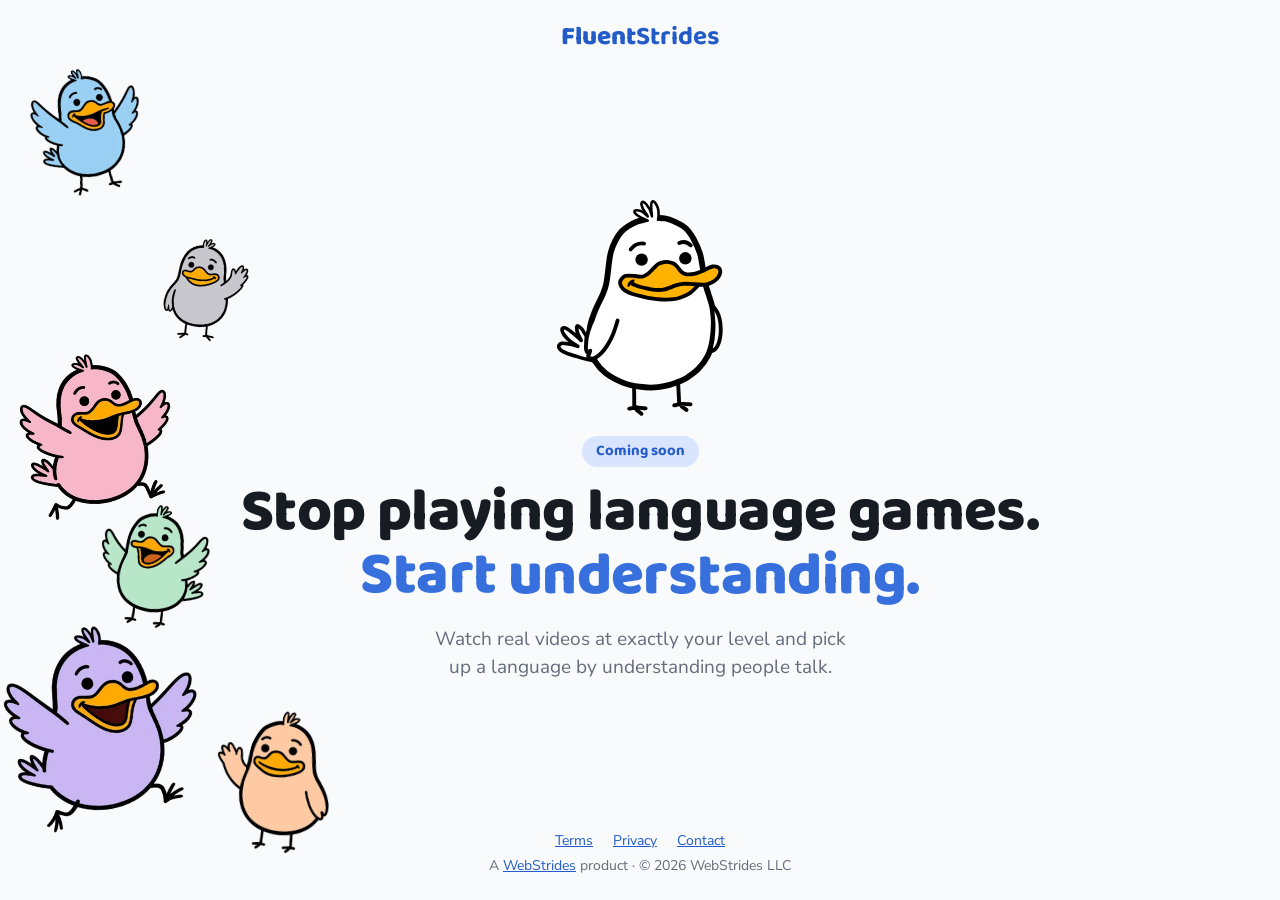
<file: index.html>
<!doctype html>
<html lang="en">
<head>
  <meta charset="utf-8">
  <meta name="viewport" content="width=device-width, initial-scale=1">
  <title>FluentStrides: learn a language by watching real videos</title>
  <meta name="description" content="Stop playing language games. Watch real videos at exactly your level and pick up a language by understanding people talk. Coming soon.">
  <meta name="theme-color" content="#F8FAFC" media="(prefers-color-scheme: light)">
  <meta name="theme-color" content="#0F1117" media="(prefers-color-scheme: dark)">
  <link rel="canonical" href="https://fluentstrides.com/">
  <!-- Link previews (iMessage, Slack, LinkedIn, email) -->
  <meta property="og:type" content="website">
  <meta property="og:url" content="https://fluentstrides.com/">
  <meta property="og:site_name" content="FluentStrides">
  <meta property="og:title" content="FluentStrides: coming soon">
  <meta property="og:description" content="Stop playing language games. Start understanding.">
  <meta property="og:image" content="https://fluentstrides.com/assets/og.png">
  <meta property="og:image:width" content="1200">
  <meta property="og:image:height" content="630">
  <meta property="og:image:alt" content="Flo the duck beside the FluentStrides wordmark.">
  <meta name="twitter:card" content="summary_large_image">
  <link rel="icon" href="favicon.svg" type="image/svg+xml">
  <link rel="icon" href="favicon-32.png" type="image/png" sizes="32x32">
  <link rel="apple-touch-icon" href="apple-touch-icon.png">
  <!-- Fonts are served from this site, so visits make no third-party requests. -->
  <link rel="preload" href="fonts/baloo2-latin.woff2" as="font" type="font/woff2" crossorigin>
  <link rel="preload" href="fonts/nunito-sans-latin.woff2" as="font" type="font/woff2" crossorigin>
  <script src="vendor/motion.js" defer></script>
  <script>
    // Hide what Motion brings in only when JS runs, so the page is complete without it.
    // (Reduce Motion gets a fade-only intro.) If Motion never runs, show everything.
    document.documentElement.classList.add('intro');
    setTimeout(() => { if (!window.__introPlayed) document.documentElement.classList.remove('intro'); }, 3000);
  </script>
  <style>
    /* Baloo 2 and Nunito Sans (SIL OFL 1.1, fonts/OFL-*.txt), Latin subset, copied from the app. */
    @font-face {
      font-family: 'Baloo 2';
      font-style: normal;
      font-weight: 700 800;
      font-display: swap;
      src: url(fonts/baloo2-latin.woff2) format('woff2');
    }
    @font-face {
      font-family: 'Nunito Sans';
      font-style: normal;
      font-weight: 400 700;
      font-display: swap;
      src: url(fonts/nunito-sans-latin.woff2) format('woff2');
    }

    /* Values copied from the app's built theme (packages/tokens/dist/theme.css). */
    :root {
      --bg: #F8FAFC;
      --text: #171B22;
      --muted: #656C7B;
      --primary: #376FDD;
      --ink: #235BC9;
      --soft: #D9E5FF;
      --border: #E2E6EE;
      --heading: 'Baloo 2', system-ui, sans-serif;
      color-scheme: light dark;
    }
    @media (prefers-color-scheme: dark) {
      :root {
        --bg: #0F1117;
        --text: #F8FAFC;
        --muted: #A4ABBA;
        --primary: #628CDF;
        --ink: #82ABFF;
        --soft: rgba(81, 137, 250, 0.2);
        --border: #2A2F3A;
      }
    }

    * { box-sizing: border-box; }
    html, body { margin: 0; }
    /* No rubber-band bounce: the page fits one screen, so dragging it shouldn't slide anything. */
    html { overscroll-behavior: none; }
    body {
      position: relative;
      min-height: 100svh;
      display: flex;
      flex-direction: column;
      background: var(--bg);
      color: var(--text);
      font-family: 'Nunito Sans', system-ui, -apple-system, 'Segoe UI', sans-serif;
      font-size: 17px;
      line-height: 1.5;
      -webkit-font-smoothing: antialiased;
    }
    a { color: var(--ink); }
    a:focus-visible { outline: 2px solid var(--primary); outline-offset: 3px; border-radius: 4px; }

    .wordmark {
      font-family: var(--heading);
      font-size: 26px;
      font-weight: 700;
      line-height: 1;
      color: var(--ink);
      text-decoration: none;
    }
    .wordmark b { font-weight: 800; }

    header { padding: 24px; display: flex; justify-content: center; }

    main {
      flex: 1;
      display: flex;
      flex-direction: column;
      align-items: center;
      justify-content: center;
      padding: 0 24px;
      text-align: center;
    }
    .flo { width: auto; height: clamp(120px, 24svh, 220px); margin-bottom: 20px; }
    .soon {
      margin: 0 0 14px;
      padding: 4px 14px;
      border-radius: 999px;
      background: var(--soft);
      color: var(--ink);
      font-family: var(--heading);
      font-size: 15px;
      font-weight: 700;
    }
    h1 {
      margin: 0;
      font-family: var(--heading);
      font-size: clamp(34px, 5.4vw, 60px);
      font-weight: 800;
      line-height: 1.05;
      letter-spacing: -0.01em;
      text-wrap: balance;
    }
    h1 .line { display: block; }
    h1 .line + .line { color: var(--primary); }
    h1 .w { display: inline-block; }
    .lead {
      max-width: 34em;
      margin: 16px 0 0;
      color: var(--muted);
      font-size: clamp(16px, 1.6vw, 19px);
      text-wrap: balance;
    }

    /* The cheering crowd: one layer behind the page, each duck placed by its own
       --x/--y/--h (desktop) and --mx/--my|--mb/--mw (phones), tilted by --r, mirrored by .flip.
       Absolute, not fixed, so it moves with the text: on iPhone a fixed layer stays put while
       Safari bounces the page and resizes as its toolbar collapses, sliding ducks over the words. */
    header, main, footer { position: relative; z-index: 1; }
    .crowd { position: absolute; inset: 0; z-index: 0; pointer-events: none; overflow: hidden; }
    .duck {
      position: absolute;
      left: var(--x);
      top: var(--y);
      height: var(--h);
      width: auto;
      rotate: var(--r, 0deg);
      translate: calc(var(--px, 0) * var(--z, 1) * 1px) calc(var(--py, 0) * var(--z, 1) * 1px);
    }
    .duck.flip { scale: -1 1; }
    /* Short laptop screens: the two front-centre ducks duck down out of the text's way. */
    @media (min-width: 701px) and (max-height: 800px) { .duck.low { top: 85%; height: 9vh; } }
    @media (max-width: 700px) {
      /* Leave the footer's two lines clear: the ducks' positions measure from the crowd's box. */
      .crowd { bottom: 34px; }
      /* Sized by width and placed by their centre (--mx), so the mirrored pairs stay
         symmetric on every phone; margin because Motion owns transform. */
      .duck {
        left: var(--mx);
        top: var(--my, auto);
        bottom: var(--mb, auto);
        width: var(--mw);
        height: auto;
        margin-left: calc(var(--mw) / -2);
      }
      .duck:not([style*="--mx"]) { display: none; }
      /* Keep the bottom row's height (the 24vw ducks, plus a gap) free below the text, so the
         text centres above the ducks instead of running into them on any phone. */
      main { padding-bottom: calc(25vw + 8px); }
    }
    /* Short phones: the ducks shrink (bottoms stay put), and so does the room kept for them. */
    @media (max-width: 700px) and (max-height: 700px) {
      .duck { width: calc(var(--mw) * 0.8); margin-left: calc(var(--mw) * -0.4); }
      main { padding-bottom: calc(20vw + 8px); }
    }

    footer {
      padding: 24px;
      color: var(--muted);
      font-size: 14px;
      text-align: center;
    }
    footer nav { margin-bottom: 4px; }
    footer nav a { margin: 0 8px; }

    /* Starting state for the intro (the head script sets .intro; Motion takes over from here). */
    .intro .flo, .intro .soon, .intro h1 .w, .intro .lead, .intro .duck, .intro header, .intro footer { opacity: 0; }
    .flo.tappable { cursor: pointer; -webkit-tap-highlight-color: transparent; }

    /* Short screens (small phones, landscape): shrink Flo so it all still fits one screen. */
    @media (max-height: 700px) {
      .flo { height: clamp(80px, 18svh, 140px); margin-bottom: 12px; }
      header { padding: 16px 24px; }
      footer { padding: 16px 24px; }
      .lead { margin-top: 12px; }
    }
    @media (max-height: 480px) {
      .flo, .soon, .crowd { display: none; }
      h1 { font-size: 30px; }
    }
  </style>
</head>
<body>
  <div class="crowd" aria-hidden="true">
    <img class="duck" src="crowd/flo-1-sky.webp" alt="" style="--x:3%;--y:9%;--h:13vh;--r:-8deg;--b:1.3s;--mx:10%;--my:8%;--mw:15vw">
    <img class="duck flip" src="crowd/flo-5-dove.webp" alt="" style="--x:13%;--y:27%;--h:11vh;--r:5deg;--b:1.6s">
    <img class="duck" src="crowd/flo-3-pink.webp" alt="" style="--x:2%;--y:41%;--h:17vh;--r:-4deg;--b:1.2s">
    <img class="duck flip" src="crowd/flo-2-mint.webp" alt="" style="--x:8%;--y:57%;--h:13vh;--r:6deg;--b:1.5s">
    <img class="duck" src="crowd/flo-4-lilac.webp" alt="" style="--x:1%;--y:72%;--h:21vh;--r:-3deg;--b:1.35s;--mx:8%;--mb:44px;--mw:24vw">
    <img class="duck flip" src="crowd/flo-6-peach.webp" alt="" style="--x:17%;--y:80%;--h:15vh;--r:4deg;--b:1.7s;--mx:29%;--mb:54px;--mw:19vw">

    <img class="duck flip" src="crowd/flo-1-mint.webp" alt="" style="--x:87%;--y:8%;--h:13vh;--r:8deg;--b:1.45s;--mx:90%;--my:8%;--mw:15vw">
    <img class="duck" src="crowd/flo-6-dove.webp" alt="" style="--x:79%;--y:26%;--h:11vh;--r:-5deg;--b:1.25s">
    <img class="duck flip" src="crowd/flo-3-sky.webp" alt="" style="--x:86%;--y:40%;--h:17vh;--r:4deg;--b:1.55s">
    <img class="duck" src="crowd/flo-2-cream.webp" alt="" style="--x:85%;--y:57%;--h:13vh;--r:-6deg;--b:1.3s">
    <img class="duck flip" src="crowd/flo-4-pink.webp" alt="" style="--x:85%;--y:71%;--h:21vh;--r:3deg;--b:1.6s;--mx:92%;--mb:44px;--mw:24vw">
    <img class="duck" src="crowd/flo-5-sage.webp" alt="" style="--x:71%;--y:81%;--h:14vh;--r:-4deg;--b:1.4s;--mx:71%;--mb:54px;--mw:19vw">

    <img class="duck low" src="crowd/flo-3-cream.webp" alt="" style="--x:31%;--y:81%;--h:11vh;--r:-5deg;--b:1.5s;--mx:50%;--mb:62px;--mw:17vw">
    <img class="duck flip low" src="crowd/flo-1-lilac.webp" alt="" style="--x:64%;--y:81%;--h:11vh;--r:5deg;--b:1.25s">
  </div>

  <header>
    <a class="wordmark" href="/" aria-label="FluentStrides home"><b>Fluent</b>Strides</a>
  </header>

  <main>
    <img class="flo" src="flo.svg" alt="Flo, the FluentStrides duck" width="476" height="621">
    <p class="soon">Coming soon</p>
    <h1><span class="line"><span class="w">Stop</span> <span class="w">playing</span> <span class="w">language</span> <span class="w">games.</span></span> <span class="line"><span class="w">Start</span> <span class="w">understanding.</span></span></h1>
    <p class="lead">Watch real videos at exactly your level and pick up a language by understanding people talk.</p>
  </main>

  <footer>
    <nav aria-label="Legal">
      <a href="terms/">Terms</a>
      <a href="privacy/">Privacy</a>
      <a href="contact/">Contact</a>
    </nav>
    A <a href="https://webstrides.com">WebStrides</a> product &middot; &copy; 2026 WebStrides LLC
  </footer>

  <script type="module">
    // vendor/motion.js is Motion 12.43.0's standalone build (MIT, vendor/MOTION-LICENSE.md);
    // it's deferred, so it has run before this module does.
    const { animate, stagger } = window.Motion ?? {};
    const root = document.documentElement;

    if (animate && root.classList.contains('intro')) {
      window.__introPlayed = true;
      // Reduce Motion still gets the intro, as plain fades: nothing moves, scales, blurs or loops.
      const reduce = matchMedia('(prefers-reduced-motion: reduce)').matches;
      const flo = document.querySelector('.flo');
      const words = document.querySelectorAll('h1 .w');
      const ducks = [...document.querySelectorAll('.duck')].filter((d) => d.offsetWidth);
      const spring = { type: 'spring', stiffness: 260, damping: 18 };
      const fade = { duration: 0.6, ease: 'easeOut' };

      // Flo lands first, with a little squash; then the words rise in reading order.
      animate('header', { opacity: [0, 1] }, { duration: 0.6 });
      if (reduce) {
        animate(flo, { opacity: [0, 1] }, { ...fade, delay: 0.1 });
        animate('.soon', { opacity: [0, 1] }, { ...fade, delay: 0.3 });
        animate(words, { opacity: [0, 1] }, { ...fade, delay: stagger(0.06, { startDelay: 0.4 }) });
        animate('.lead', { opacity: [0, 1] }, { ...fade, delay: 0.85 });
      } else {
        animate(flo, { opacity: [0, 1], y: [40, 0], scale: [0.85, 1] }, { ...spring, delay: 0.1 });
        animate('.soon', { opacity: [0, 1], y: [10, 0], scale: [0.9, 1] }, { ...spring, delay: 0.35 });
        animate(words, { opacity: [0, 1], y: ['0.5em', 0], filter: ['blur(6px)', 'blur(0px)'] },
          { duration: 0.55, delay: stagger(0.06, { startDelay: 0.42 }), ease: [0.2, 0, 0, 1] });
        animate('.lead', { opacity: [0, 1], y: [12, 0] }, { duration: 0.6, delay: 0.85, ease: [0.2, 0, 0, 1] });
      }
      animate('footer', { opacity: [0, 1] }, { duration: 0.6, delay: 1.1 });

      // The crowd pops up from the centre outwards, then each duck bobs on its own beat.
      const cx = innerWidth / 2, cy = innerHeight / 2;
      const far = Math.hypot(cx, cy);
      for (const duck of ducks) {
        const r = duck.getBoundingClientRect();
        const dist = Math.hypot(r.left + r.width / 2 - cx, r.top + r.height / 2 - cy) / far;
        if (reduce) {
          animate(duck, { opacity: [0, 1] }, { duration: 0.8, ease: 'easeOut', delay: 0.55 + dist * 0.5 });
          continue;
        }
        // Bigger ducks are nearer, so they move further with the pointer.
        duck.style.setProperty('--z', (r.height / (innerHeight * 0.14)).toFixed(2));
        const bob = parseFloat(getComputedStyle(duck).getPropertyValue('--b')) || 1.4;
        animate(duck, { opacity: [0, 1], y: ['40%', '0%'], scale: [0.6, 1] },
          { type: 'spring', stiffness: 300, damping: 16, delay: 0.55 + dist * 0.5 })
          .then(() => animate(duck, { y: ['0%', '-7%'] },
            { duration: bob, ease: 'easeInOut', repeat: Infinity, repeatType: 'reverse' }));
      }

      // The crowd leans gently toward the pointer (mouse and trackpad only).
      if (!reduce && matchMedia('(pointer: fine)').matches) {
        const crowd = document.querySelector('.crowd');
        addEventListener('pointermove', (e) => {
          animate(crowd, {
            '--px': ((e.clientX / innerWidth) - 0.5) * -16,
            '--py': ((e.clientY / innerHeight) - 0.5) * -10,
          }, { type: 'spring', stiffness: 60, damping: 18 });
        }, { passive: true });
      }

      // Tap Flo: he hops, and the crowd cheers back in a ripple out from him.
      // With Reduce Motion it's a small pulse instead, since the visitor asked for it.
      flo.classList.add('tappable');
      flo.addEventListener('click', () => {
        if (reduce) animate(flo, { scale: [1, 1.05, 1] }, { duration: 0.4, ease: 'easeOut' });
        else animate(flo, { y: [0, -28, 0], rotate: [0, -6, 6, 0], scale: [1, 1.04, 1] }, { duration: 0.6, ease: 'easeOut' });
        const f = flo.getBoundingClientRect();
        for (const duck of ducks) {
          const r = duck.getBoundingClientRect();
          const dist = Math.hypot(r.left - f.left, r.top - f.top) / far;
          animate(duck, { scale: [1, reduce ? 1.06 : 1.18, 1] }, { duration: 0.45, delay: 0.15 + dist * 0.35, ease: 'easeOut' });
        }
      });
    }
  </script>
</body>
</html>
</file>
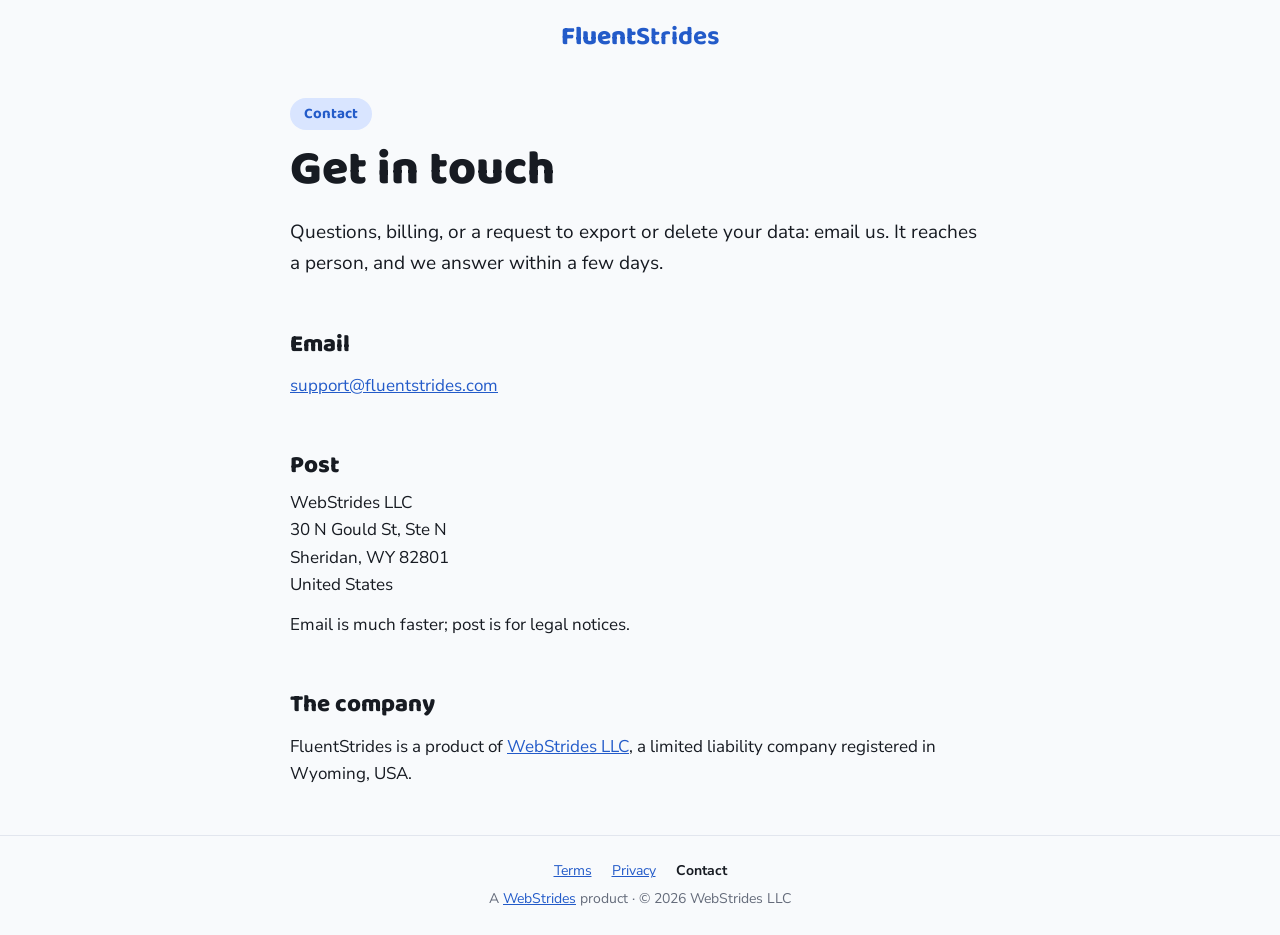
<file: contact/index.html>
<!doctype html>
<html lang="en">
<head>
  <meta charset="utf-8">
  <meta name="viewport" content="width=device-width, initial-scale=1">
  <title>Contact · FluentStrides</title>
  <meta name="description" content="How to reach the people behind FluentStrides.">
  <link rel="canonical" href="https://fluentstrides.com/contact/">
  <meta name="theme-color" content="#F8FAFC" media="(prefers-color-scheme: light)">
  <meta name="theme-color" content="#0F1117" media="(prefers-color-scheme: dark)">
  <link rel="icon" href="/favicon.svg" type="image/svg+xml">
  <link rel="icon" href="/favicon-32.png" type="image/png" sizes="32x32">
  <link rel="apple-touch-icon" href="/apple-touch-icon.png">
  <link rel="preload" href="/fonts/baloo2-latin.woff2" as="font" type="font/woff2" crossorigin>
  <link rel="stylesheet" href="/legal.css">
</head>
<body>
  <header>
    <a class="wordmark" href="/" aria-label="FluentStrides home"><b>Fluent</b>Strides</a>
  </header>

  <main>
    <p class="eyebrow">Contact</p>
    <h1>Get in touch</h1>
    <p class="lead">Questions, billing, or a request to export or delete your data: email us. It
      reaches a person, and we answer within a few days.</p>

    <h2>Email</h2>
    <p><a href="mailto:support@fluentstrides.com">support@fluentstrides.com</a></p>

    <h2>Post</h2>
    <address>
      WebStrides LLC<br>
      30 N Gould St, Ste N<br>
      Sheridan, WY 82801<br>
      United States
    </address>
    <p>Email is much faster; post is for legal notices.</p>

    <h2>The company</h2>
    <p>FluentStrides is a product of <a href="https://webstrides.com">WebStrides LLC</a>, a limited liability
      company registered in Wyoming, USA.</p>
  </main>

  <footer>
    <nav aria-label="Legal">
      <a href="/terms/">Terms</a>
      <a href="/privacy/">Privacy</a>
      <a href="/contact/" aria-current="page">Contact</a>
    </nav>
    A <a href="https://webstrides.com">WebStrides</a> product &middot; &copy; 2026 WebStrides LLC
  </footer>
</body>
</html>
</file>
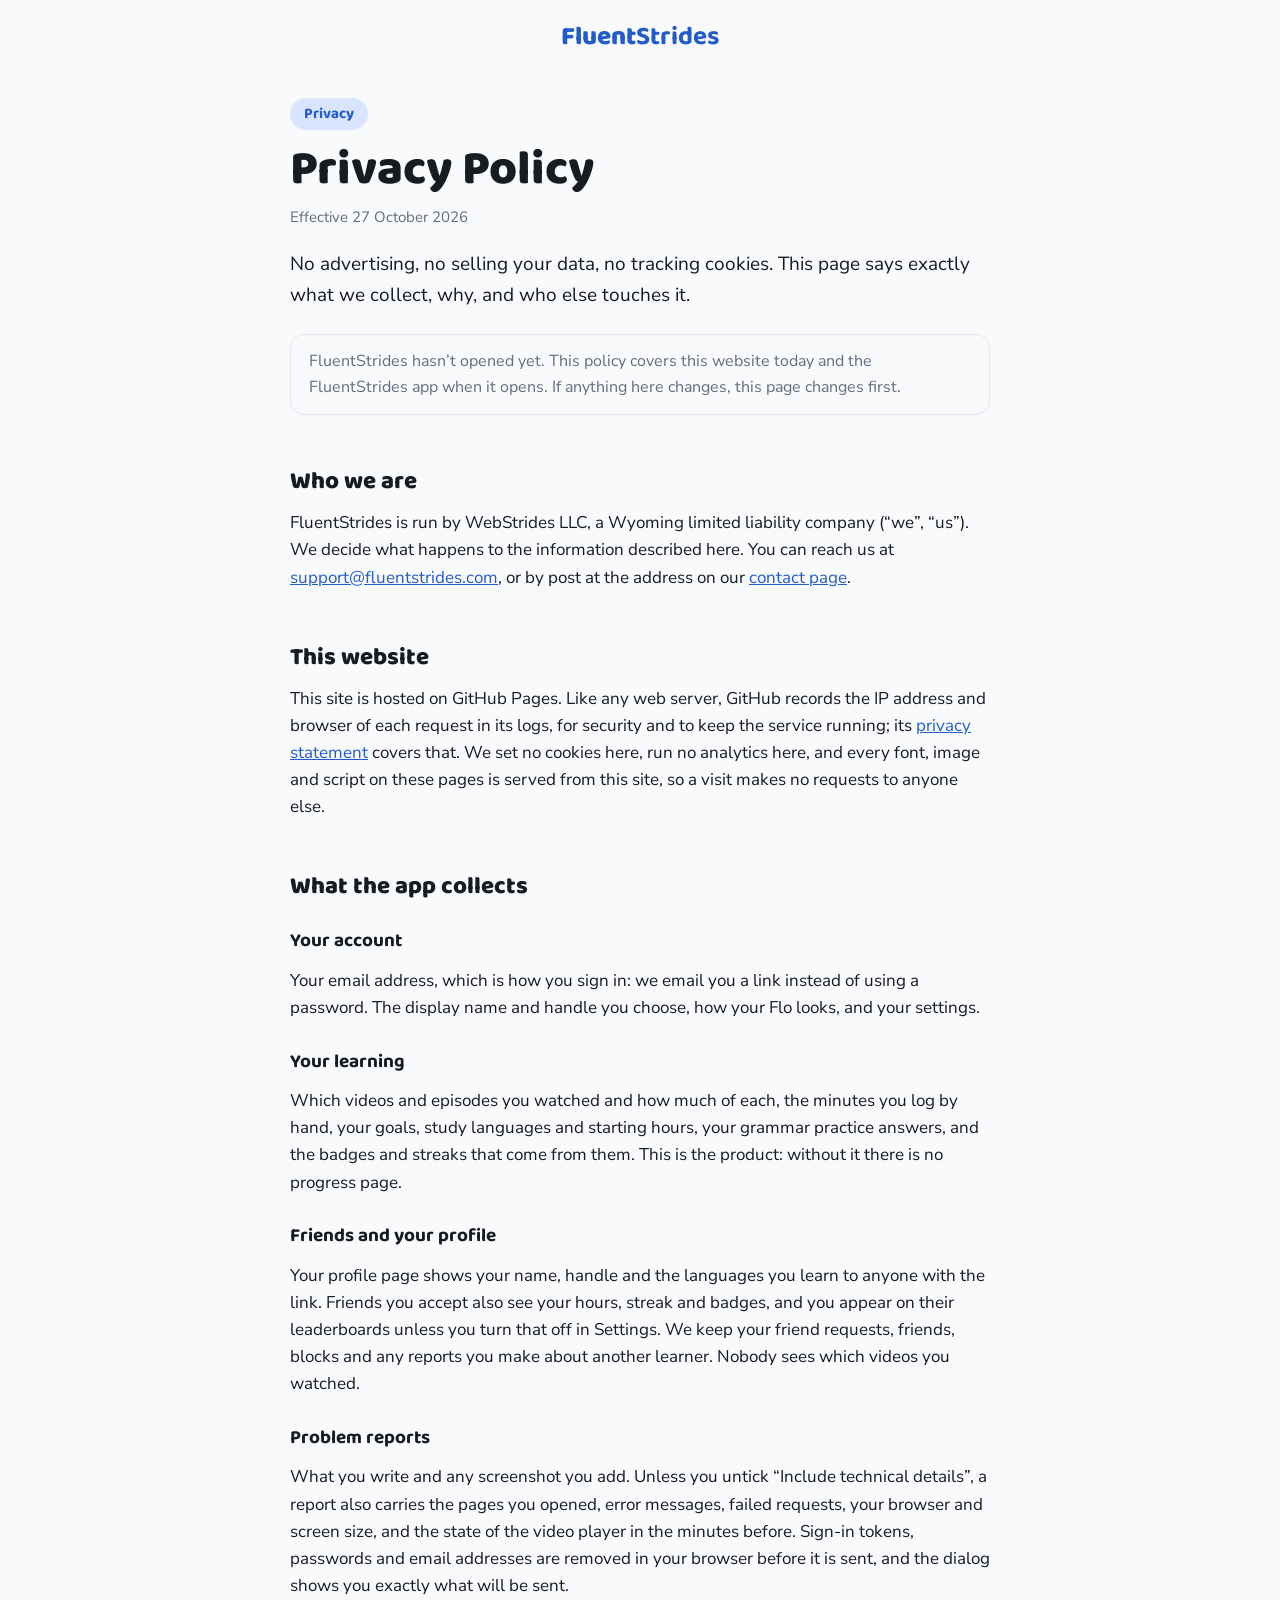
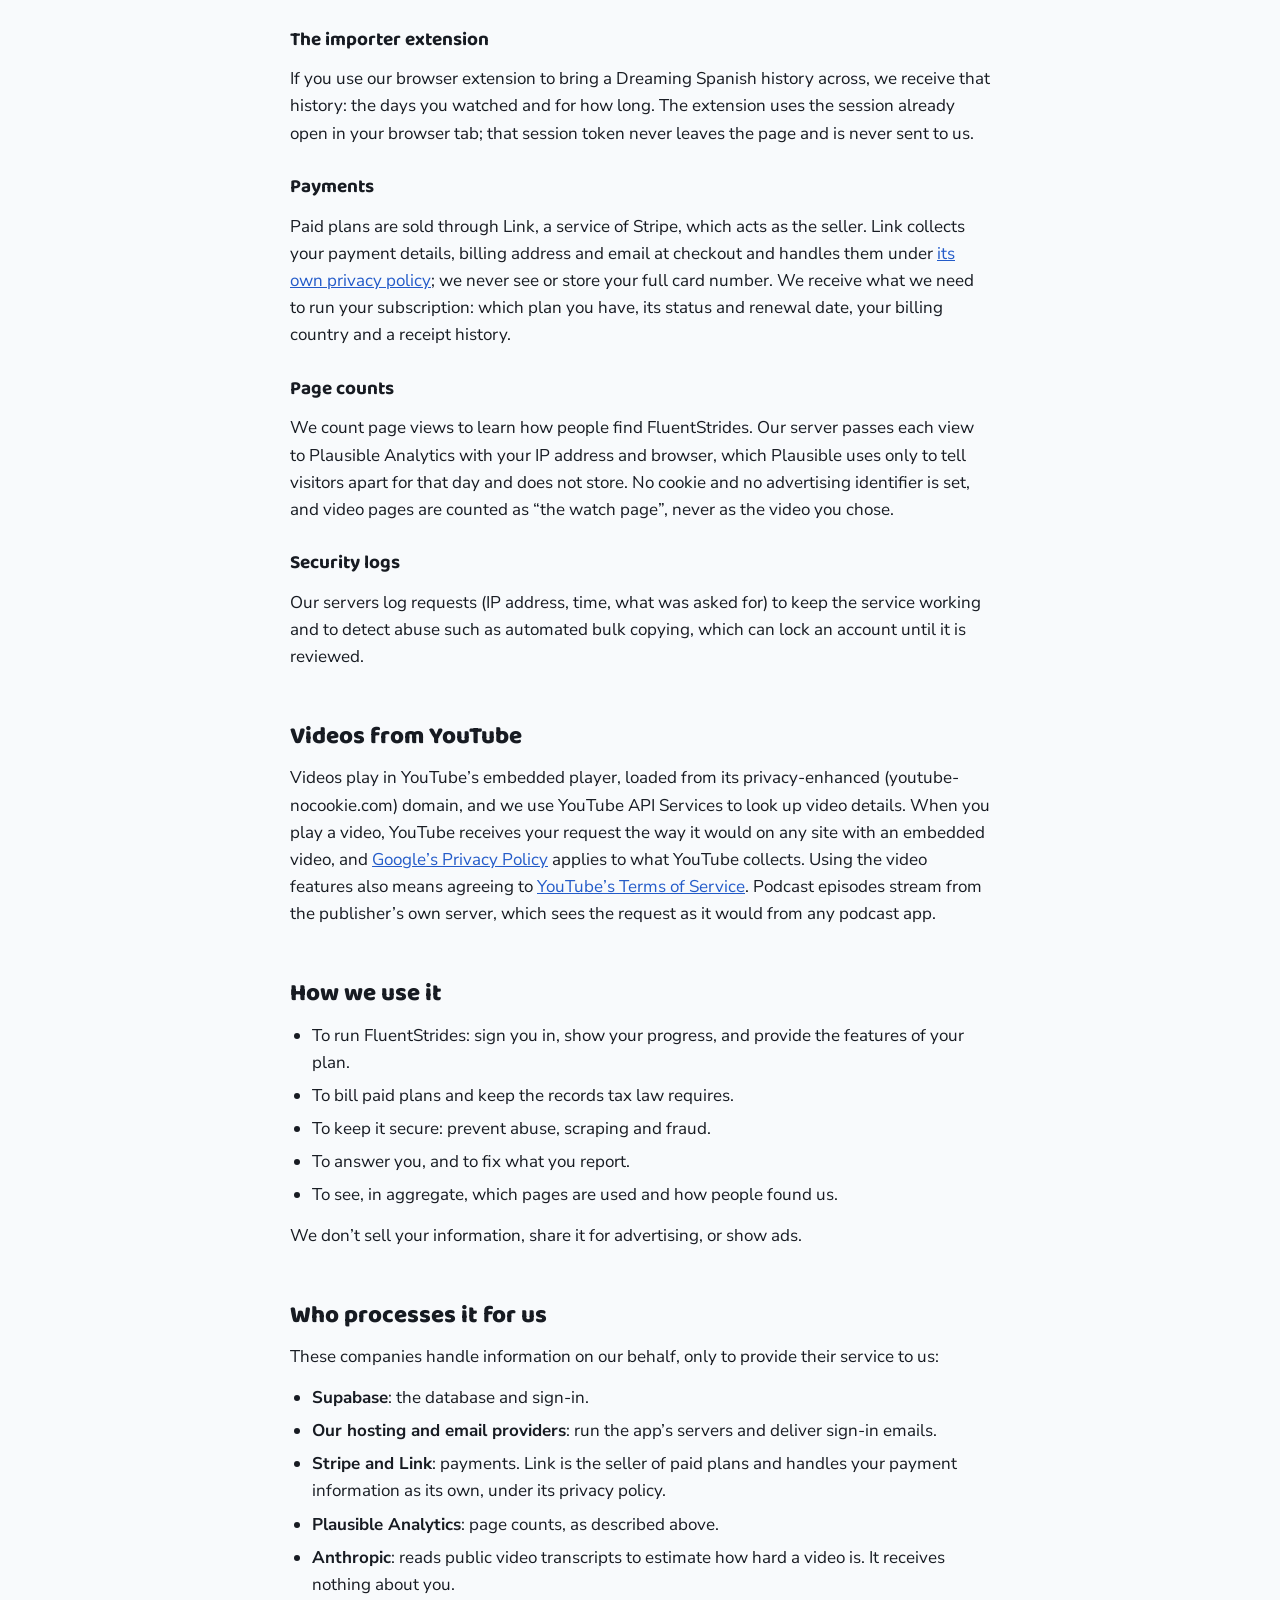
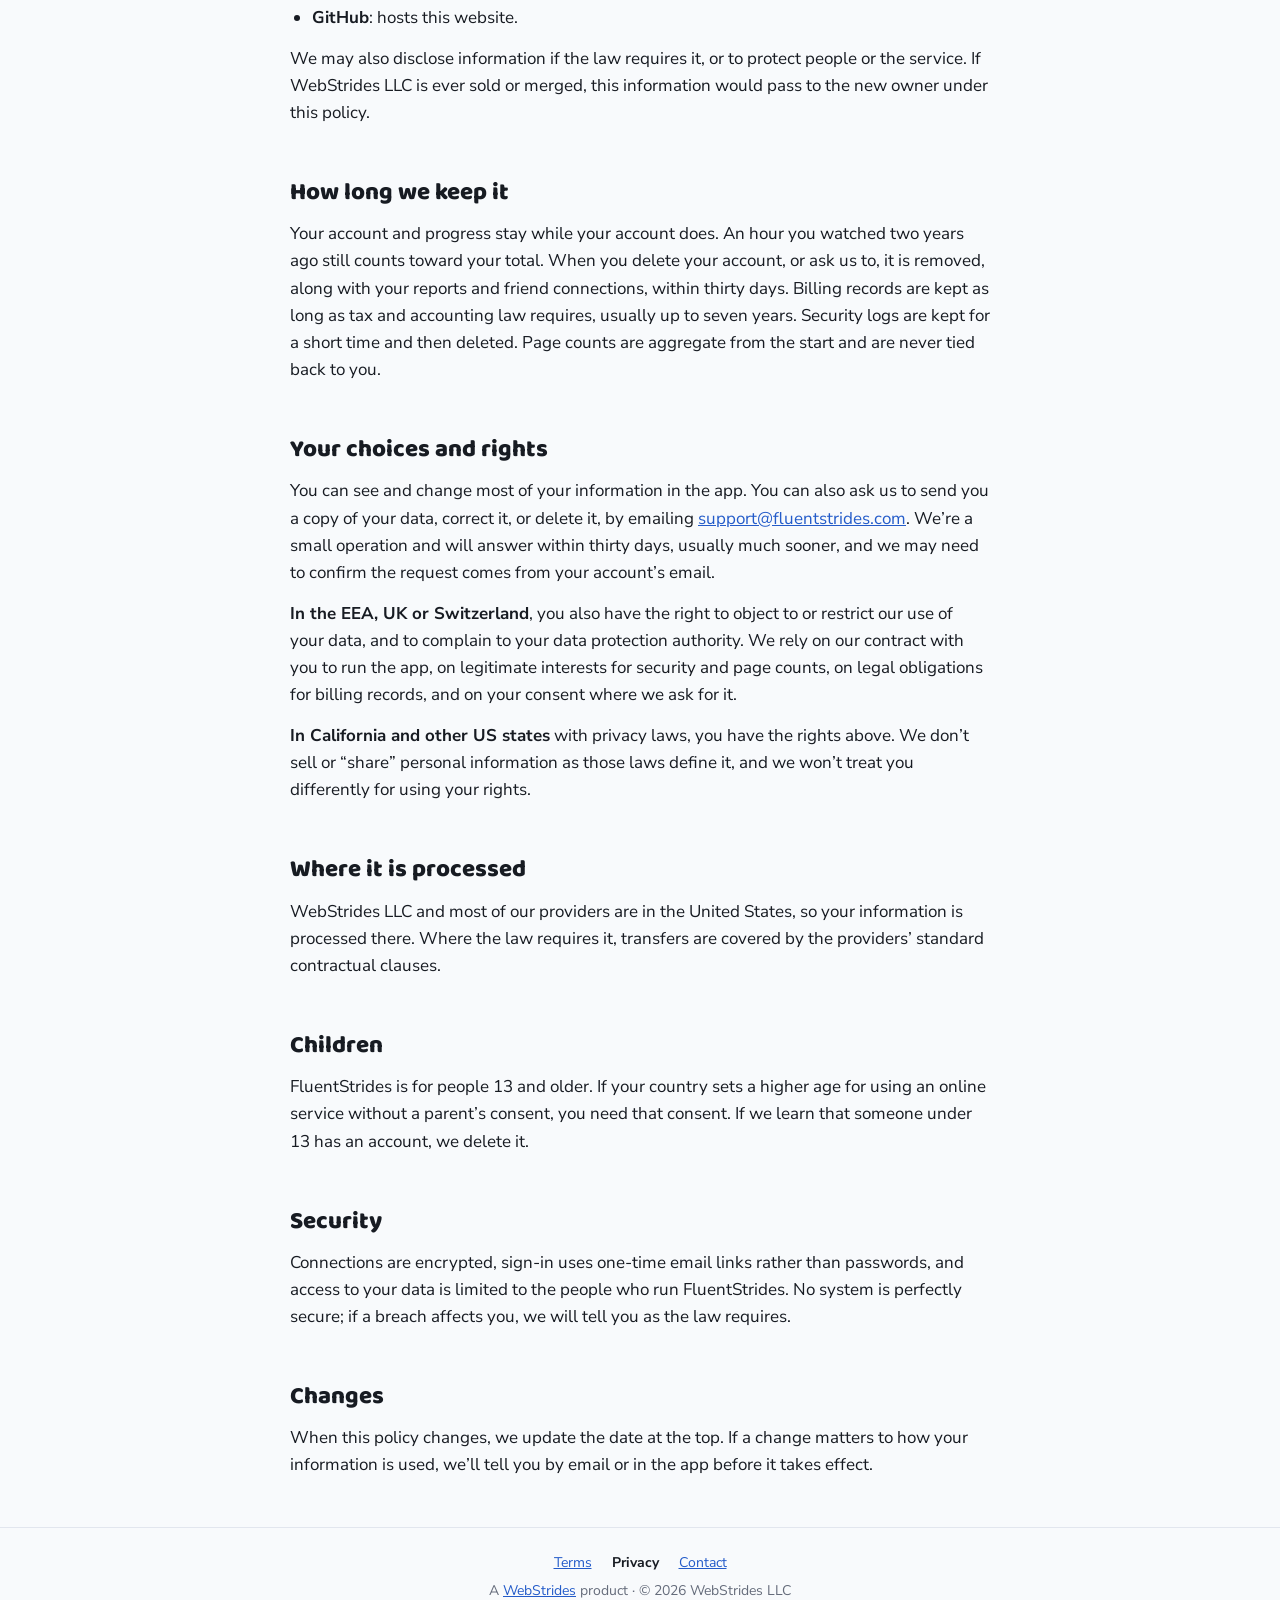
<file: privacy/index.html>
<!doctype html>
<html lang="en">
<head>
  <meta charset="utf-8">
  <meta name="viewport" content="width=device-width, initial-scale=1">
  <title>Privacy Policy · FluentStrides</title>
  <meta name="description" content="What FluentStrides collects, why, who processes it, and how to get it exported or deleted.">
  <link rel="canonical" href="https://fluentstrides.com/privacy/">
  <meta name="theme-color" content="#F8FAFC" media="(prefers-color-scheme: light)">
  <meta name="theme-color" content="#0F1117" media="(prefers-color-scheme: dark)">
  <link rel="icon" href="/favicon.svg" type="image/svg+xml">
  <link rel="icon" href="/favicon-32.png" type="image/png" sizes="32x32">
  <link rel="apple-touch-icon" href="/apple-touch-icon.png">
  <link rel="preload" href="/fonts/baloo2-latin.woff2" as="font" type="font/woff2" crossorigin>
  <link rel="stylesheet" href="/legal.css">
</head>
<body>
  <header>
    <a class="wordmark" href="/" aria-label="FluentStrides home"><b>Fluent</b>Strides</a>
  </header>

  <main>
    <p class="eyebrow">Privacy</p>
    <h1>Privacy Policy</h1>
    <p class="updated">Effective 27 October 2026</p>
    <p class="lead">No advertising, no selling your data, no tracking cookies. This page says exactly what we
      collect, why, and who else touches it.</p>

    <p class="note">FluentStrides hasn&rsquo;t opened yet. This policy covers this website today and the
      FluentStrides app when it opens. If anything here changes, this page changes first.</p>

    <h2>Who we are</h2>
    <p>FluentStrides is run by WebStrides LLC, a Wyoming limited liability company (&ldquo;we&rdquo;,
      &ldquo;us&rdquo;). We decide what happens to the information described here. You can reach us at
      <a href="mailto:support@fluentstrides.com">support@fluentstrides.com</a>, or by post at the address on our
      <a href="/contact/">contact page</a>.</p>

    <h2>This website</h2>
    <p>This site is hosted on GitHub Pages. Like any web server, GitHub records the IP address and browser of
      each request in its logs, for security and to keep the service running; its
      <a href="https://docs.github.com/site-policy/privacy-policies/github-general-privacy-statement">privacy
      statement</a> covers that. We set no cookies here, run no analytics here, and every font, image and
      script on these pages is served from this site, so a visit makes no requests to anyone else.</p>

    <h2>What the app collects</h2>
    <h3>Your account</h3>
    <p>Your email address, which is how you sign in: we email you a link instead of using a password. The
      display name and handle you choose, how your Flo looks, and your settings.</p>

    <h3>Your learning</h3>
    <p>Which videos and episodes you watched and how much of each, the minutes you log by hand, your goals,
      study languages and starting hours, your grammar practice answers, and the badges and streaks that come
      from them. This is the product: without it there is no progress page.</p>

    <h3>Friends and your profile</h3>
    <p>Your profile page shows your name, handle and the languages you learn to anyone with the link. Friends
      you accept also see your hours, streak and badges, and you appear on their leaderboards unless you turn
      that off in Settings. We keep your friend requests, friends, blocks and any reports you make about
      another learner. Nobody sees which videos you watched.</p>

    <h3>Problem reports</h3>
    <p>What you write and any screenshot you add. Unless you untick &ldquo;Include technical details&rdquo;,
      a report also carries the pages you opened, error messages, failed requests, your browser and screen
      size, and the state of the video player in the minutes before. Sign-in tokens, passwords and email
      addresses are removed in your browser before it is sent, and the dialog shows you exactly what will be
      sent.</p>

    <h3>The importer extension</h3>
    <p>If you use our browser extension to bring a Dreaming Spanish history across, we receive that history:
      the days you watched and for how long. The extension uses the session already open in your browser tab;
      that session token never leaves the page and is never sent to us.</p>

    <h3>Payments</h3>
    <p>Paid plans are sold through Link, a service of Stripe, which acts as the seller. Link collects your
      payment details, billing address and email at checkout and handles them under
      <a href="https://link.com/privacy">its own privacy policy</a>; we never see or store your full card
      number. We receive what we need to run your subscription: which plan you have, its status and renewal
      date, your billing country and a receipt history.</p>

    <h3>Page counts</h3>
    <p>We count page views to learn how people find FluentStrides. Our server passes each view to Plausible
      Analytics with your IP address and browser, which Plausible uses only to tell visitors apart for that
      day and does not store. No cookie and no advertising identifier is set, and video pages are counted as
      &ldquo;the watch page&rdquo;, never as the video you chose.</p>

    <h3>Security logs</h3>
    <p>Our servers log requests (IP address, time, what was asked for) to keep the service working and to
      detect abuse such as automated bulk copying, which can lock an account until it is reviewed.</p>

    <h2>Videos from YouTube</h2>
    <p>Videos play in YouTube&rsquo;s embedded player, loaded from its privacy-enhanced
      (youtube-nocookie.com) domain, and we use YouTube API Services to look up video details. When you play
      a video, YouTube receives your request the way it would on any site with an embedded video, and
      <a href="https://policies.google.com/privacy">Google&rsquo;s Privacy Policy</a> applies to what YouTube
      collects. Using the video features also means agreeing to
      <a href="https://www.youtube.com/t/terms">YouTube&rsquo;s Terms of Service</a>. Podcast episodes stream
      from the publisher&rsquo;s own server, which sees the request as it would from any podcast app.</p>

    <h2>How we use it</h2>
    <ul>
      <li>To run FluentStrides: sign you in, show your progress, and provide the features of your plan.</li>
      <li>To bill paid plans and keep the records tax law requires.</li>
      <li>To keep it secure: prevent abuse, scraping and fraud.</li>
      <li>To answer you, and to fix what you report.</li>
      <li>To see, in aggregate, which pages are used and how people found us.</li>
    </ul>
    <p>We don&rsquo;t sell your information, share it for advertising, or show ads.</p>

    <h2>Who processes it for us</h2>
    <p>These companies handle information on our behalf, only to provide their service to us:</p>
    <ul>
      <li><b>Supabase</b>: the database and sign-in.</li>
      <li><b>Our hosting and email providers</b>: run the app&rsquo;s servers and deliver sign-in emails.</li>
      <li><b>Stripe and Link</b>: payments. Link is the seller of paid plans and handles your payment
        information as its own, under its privacy policy.</li>
      <li><b>Plausible Analytics</b>: page counts, as described above.</li>
      <li><b>Anthropic</b>: reads public video transcripts to estimate how hard a video is. It receives
        nothing about you.</li>
      <li><b>GitHub</b>: hosts this website.</li>
    </ul>
    <p>We may also disclose information if the law requires it, or to protect people or the service. If
      WebStrides LLC is ever sold or merged, this information would pass to the new owner under this
      policy.</p>

    <h2>How long we keep it</h2>
    <p>Your account and progress stay while your account does. An hour you watched two years ago still
      counts toward your total. When you delete your account, or ask us to, it is removed, along with your
      reports and friend connections, within thirty days. Billing records are kept as long as tax and
      accounting law requires, usually up to seven years. Security logs are kept for a short time and then
      deleted. Page counts are aggregate from the start and are never tied back to you.</p>

    <h2>Your choices and rights</h2>
    <p>You can see and change most of your information in the app. You can also ask us to send you a copy
      of your data, correct it, or delete it, by emailing
      <a href="mailto:support@fluentstrides.com">support@fluentstrides.com</a>. We&rsquo;re a small operation and will
      answer within thirty days, usually much sooner, and we may need to confirm the request comes from your
      account&rsquo;s email.</p>
    <p><b>In the EEA, UK or Switzerland</b>, you also have the right to object to or restrict our use of your
      data, and to complain to your data protection authority. We rely on our contract with you to run the
      app, on legitimate interests for security and page counts, on legal obligations for billing records,
      and on your consent where we ask for it.</p>
    <p><b>In California and other US states</b> with privacy laws, you have the rights above. We don&rsquo;t
      sell or &ldquo;share&rdquo; personal information as those laws define it, and we won&rsquo;t treat you
      differently for using your rights.</p>

    <h2>Where it is processed</h2>
    <p>WebStrides LLC and most of our providers are in the United States, so your information is processed
      there. Where the law requires it, transfers are covered by the providers&rsquo; standard contractual
      clauses.</p>

    <h2>Children</h2>
    <p>FluentStrides is for people 13 and older. If your country sets a higher age for using an online
      service without a parent&rsquo;s consent, you need that consent. If we learn that someone under 13
      has an account, we delete it.</p>

    <h2>Security</h2>
    <p>Connections are encrypted, sign-in uses one-time email links rather than passwords, and access to
      your data is limited to the people who run FluentStrides. No system is perfectly secure; if a breach
      affects you, we will tell you as the law requires.</p>

    <h2>Changes</h2>
    <p>When this policy changes, we update the date at the top. If a change matters to how your information
      is used, we&rsquo;ll tell you by email or in the app before it takes effect.</p>
  </main>

  <footer>
    <nav aria-label="Legal">
      <a href="/terms/">Terms</a>
      <a href="/privacy/" aria-current="page">Privacy</a>
      <a href="/contact/">Contact</a>
    </nav>
    A <a href="https://webstrides.com">WebStrides</a> product &middot; &copy; 2026 WebStrides LLC
  </footer>
</body>
</html>
</file>
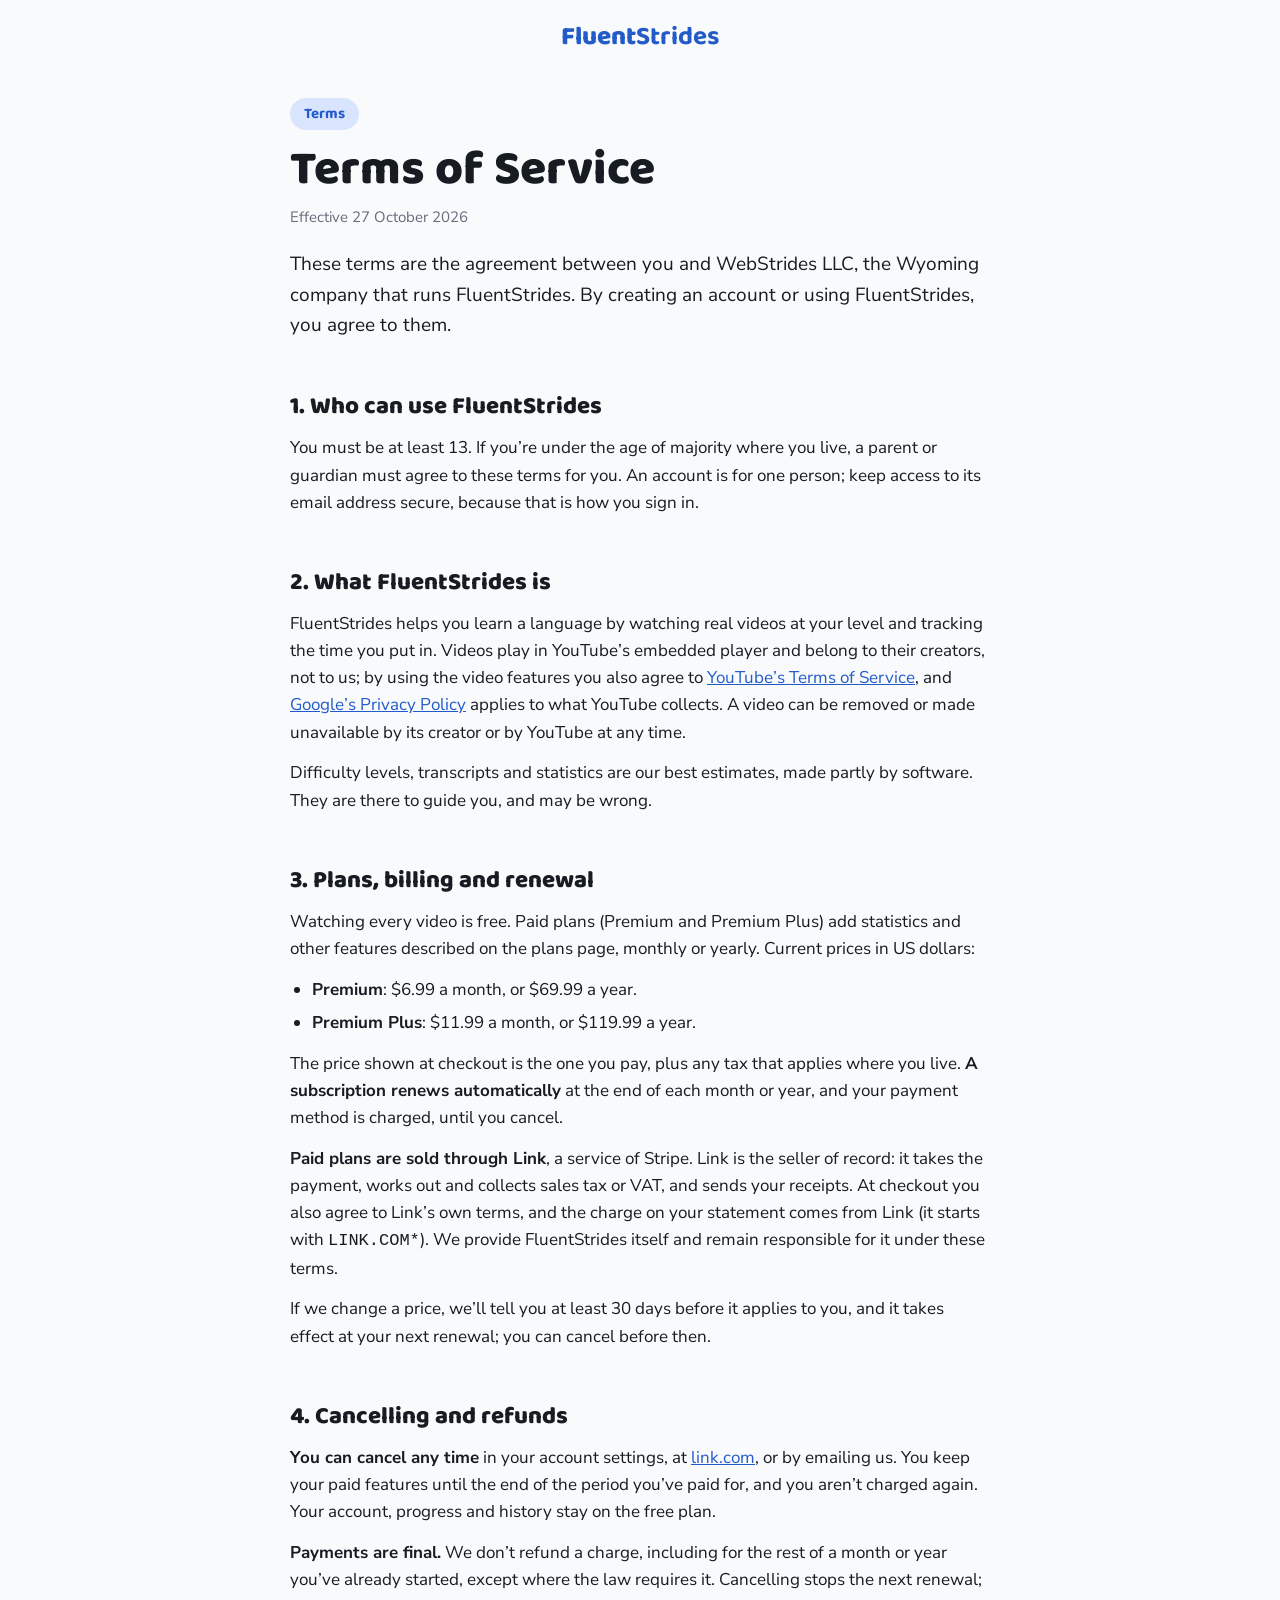
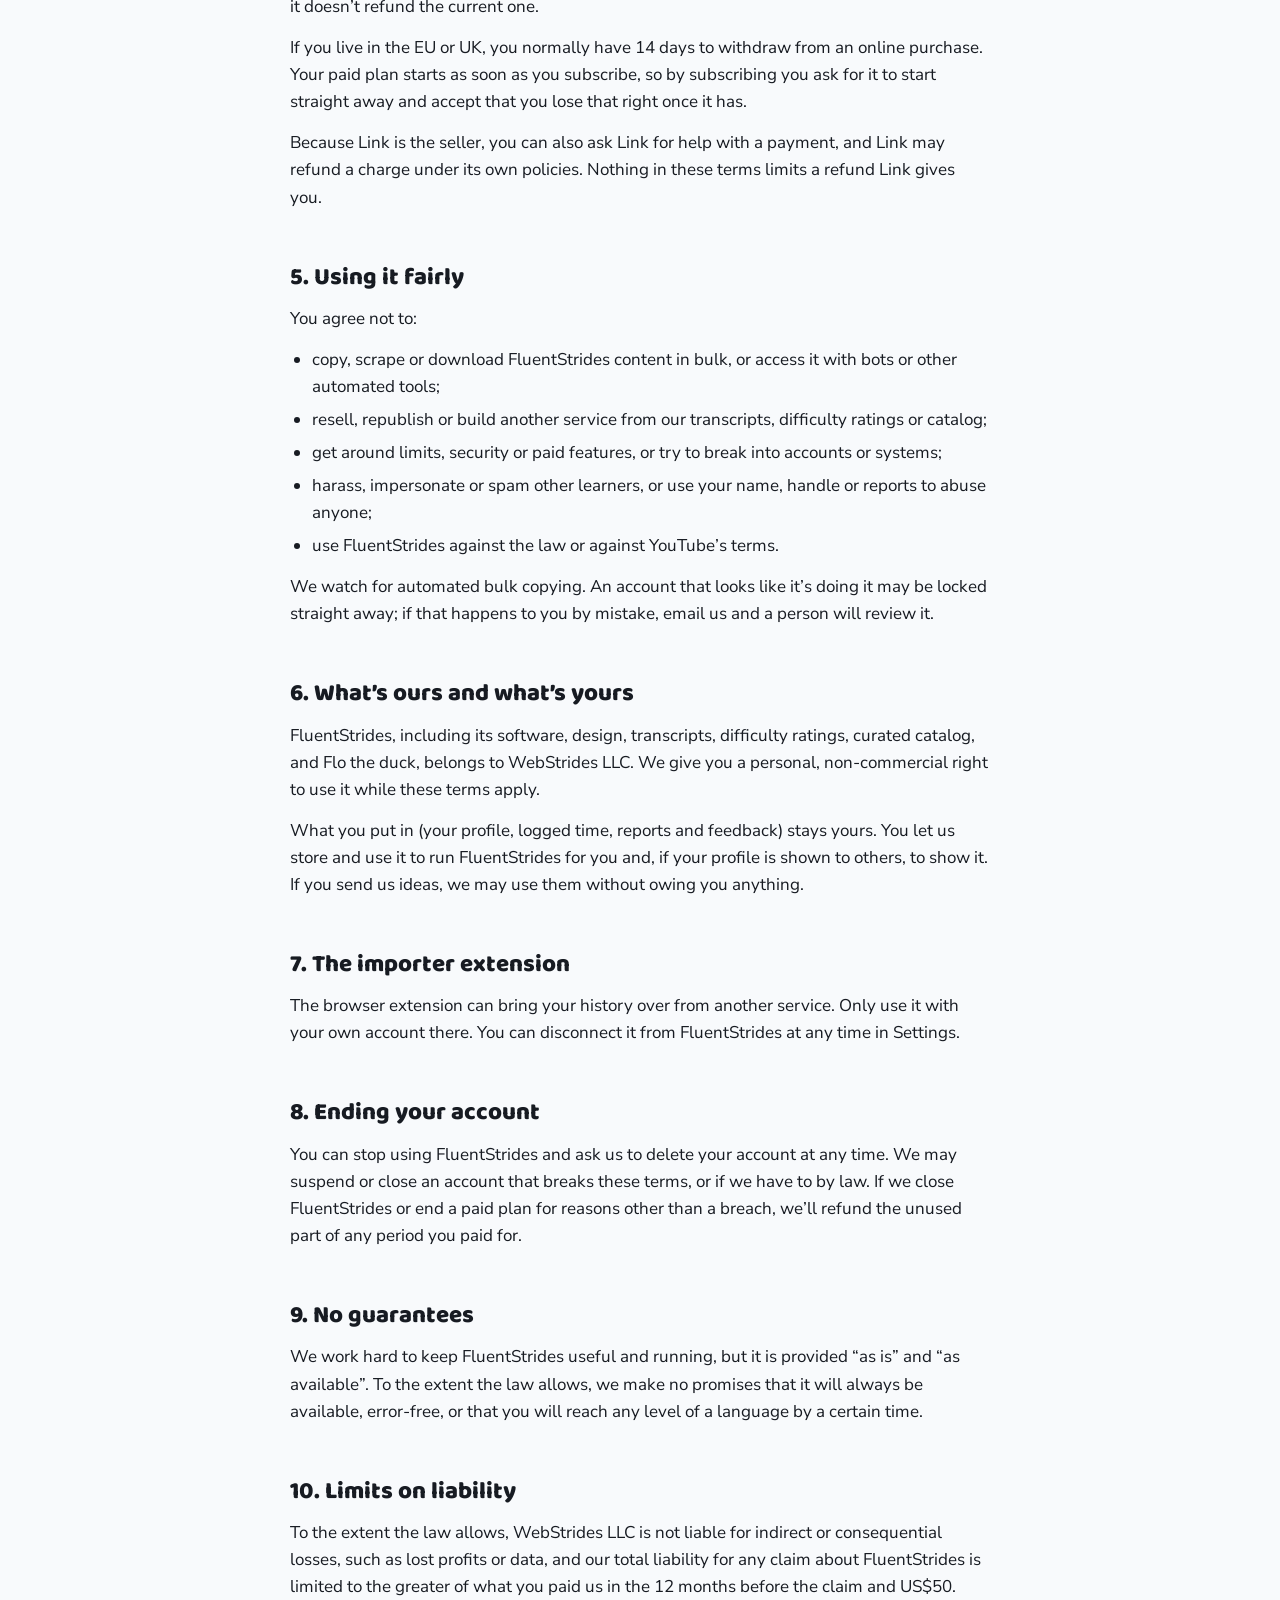
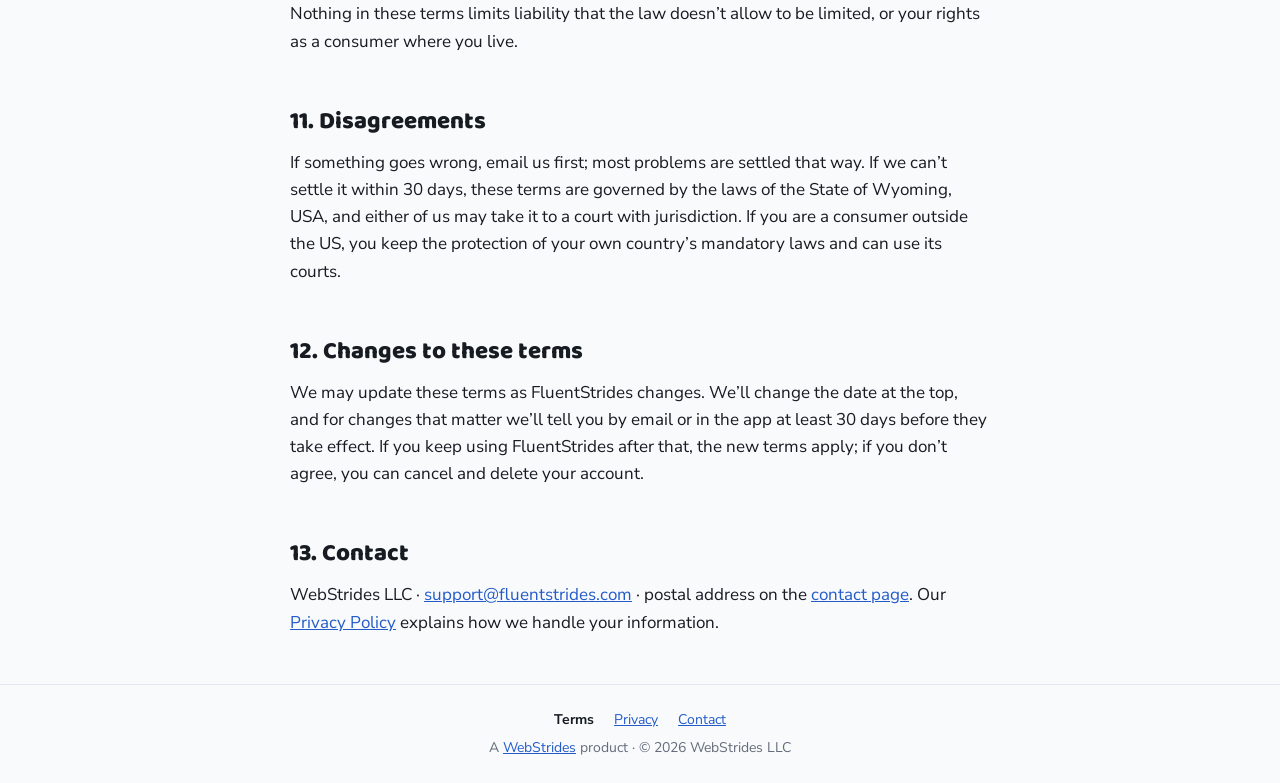
<file: terms/index.html>
<!doctype html>
<html lang="en">
<head>
  <meta charset="utf-8">
  <meta name="viewport" content="width=device-width, initial-scale=1">
  <title>Terms of Service · FluentStrides</title>
  <meta name="description" content="The terms for using FluentStrides, including plans, billing, cancellation and refunds.">
  <link rel="canonical" href="https://fluentstrides.com/terms/">
  <meta name="theme-color" content="#F8FAFC" media="(prefers-color-scheme: light)">
  <meta name="theme-color" content="#0F1117" media="(prefers-color-scheme: dark)">
  <link rel="icon" href="/favicon.svg" type="image/svg+xml">
  <link rel="icon" href="/favicon-32.png" type="image/png" sizes="32x32">
  <link rel="apple-touch-icon" href="/apple-touch-icon.png">
  <link rel="preload" href="/fonts/baloo2-latin.woff2" as="font" type="font/woff2" crossorigin>
  <link rel="stylesheet" href="/legal.css">
</head>
<body>
  <header>
    <a class="wordmark" href="/" aria-label="FluentStrides home"><b>Fluent</b>Strides</a>
  </header>

  <main>
    <p class="eyebrow">Terms</p>
    <h1>Terms of Service</h1>
    <p class="updated">Effective 27 October 2026</p>
    <p class="lead">These terms are the agreement between you and WebStrides LLC, the Wyoming company that runs
      FluentStrides. By creating an account or using FluentStrides, you agree to them.</p>

    <h2>1. Who can use FluentStrides</h2>
    <p>You must be at least 13. If you&rsquo;re under the age of majority where you live, a parent or
      guardian must agree to these terms for you. An account is for one person; keep access to its email
      address secure, because that is how you sign in.</p>

    <h2>2. What FluentStrides is</h2>
    <p>FluentStrides helps you learn a language by watching real videos at your level and tracking the time
      you put in. Videos play in YouTube&rsquo;s embedded player and belong to their creators, not to us; by
      using the video features you also agree to
      <a href="https://www.youtube.com/t/terms">YouTube&rsquo;s Terms of Service</a>, and
      <a href="https://policies.google.com/privacy">Google&rsquo;s Privacy Policy</a> applies to what YouTube
      collects. A video can be removed or made unavailable by its creator or by YouTube at any time.</p>
    <p>Difficulty levels, transcripts and statistics are our best estimates, made partly by software. They
      are there to guide you, and may be wrong.</p>

    <h2>3. Plans, billing and renewal</h2>
    <p>Watching every video is free. Paid plans (Premium and Premium Plus) add statistics and other features
      described on the plans page, monthly or yearly. Current prices in US dollars:</p>
    <ul>
      <li><b>Premium</b>: $6.99 a month, or $69.99 a year.</li>
      <li><b>Premium Plus</b>: $11.99 a month, or $119.99 a year.</li>
    </ul>
    <p>The price shown at checkout is the one you pay, plus any tax that applies where you live.
      <b>A subscription renews automatically</b> at the end of each month or year, and your payment method
      is charged, until you cancel.</p>
    <p><b>Paid plans are sold through Link</b>, a service of Stripe. Link is the seller of record: it takes
      the payment, works out and collects sales tax or VAT, and sends your receipts. At checkout you also
      agree to Link&rsquo;s own terms, and the charge on your statement comes from Link (it starts with
      <code>LINK.COM*</code>). We provide FluentStrides itself and remain responsible for it under these
      terms.</p>
    <p>If we change a price, we&rsquo;ll tell you at least 30 days before it applies to you, and it takes
      effect at your next renewal; you can cancel before then.</p>

    <h2>4. Cancelling and refunds</h2>
    <p><b>You can cancel any time</b> in your account settings, at <a href="https://link.com">link.com</a>,
      or by emailing us. You keep your paid
      features until the end of the period you&rsquo;ve paid for, and you aren&rsquo;t charged again. Your
      account, progress and history stay on the free plan.</p>
    <p><b>Payments are final.</b> We don&rsquo;t refund a charge, including for the rest of a month or year
      you&rsquo;ve already started, except where the law requires it. Cancelling stops the next renewal; it
      doesn&rsquo;t refund the current one.</p>
    <p>If you live in the EU or UK, you normally have 14 days to withdraw from an online purchase. Your
      paid plan starts as soon as you subscribe, so by subscribing you ask for it to start straight away and
      accept that you lose that right once it has.</p>
    <p>Because Link is the seller, you can also ask Link for help with a payment, and Link may refund a
      charge under its own policies. Nothing in these terms limits a refund Link gives you.</p>

    <h2>5. Using it fairly</h2>
    <p>You agree not to:</p>
    <ul>
      <li>copy, scrape or download FluentStrides content in bulk, or access it with bots or other automated
        tools;</li>
      <li>resell, republish or build another service from our transcripts, difficulty ratings or catalog;</li>
      <li>get around limits, security or paid features, or try to break into accounts or systems;</li>
      <li>harass, impersonate or spam other learners, or use your name, handle or reports to abuse
        anyone;</li>
      <li>use FluentStrides against the law or against YouTube&rsquo;s terms.</li>
    </ul>
    <p>We watch for automated bulk copying. An account that looks like it&rsquo;s doing it may be locked
      straight away; if that happens to you by mistake, email us and a person will review it.</p>

    <h2>6. What&rsquo;s ours and what&rsquo;s yours</h2>
    <p>FluentStrides, including its software, design, transcripts, difficulty ratings, curated catalog, and
      Flo the duck, belongs to WebStrides LLC. We give you a personal, non-commercial right to use it while
      these terms apply.</p>
    <p>What you put in (your profile, logged time, reports and feedback) stays yours. You let us store and
      use it to run FluentStrides for you and, if your profile is shown to others, to show it. If you send
      us ideas, we may use them without owing you anything.</p>

    <h2>7. The importer extension</h2>
    <p>The browser extension can bring your history over from another service. Only use it with your own
      account there. You can disconnect it from FluentStrides at any time in Settings.</p>

    <h2>8. Ending your account</h2>
    <p>You can stop using FluentStrides and ask us to delete your account at any time. We may suspend or
      close an account that breaks these terms, or if we have to by law. If we close FluentStrides or end
      a paid plan for reasons other than a breach, we&rsquo;ll refund the unused part of any period you
      paid for.</p>

    <h2>9. No guarantees</h2>
    <p>We work hard to keep FluentStrides useful and running, but it is provided &ldquo;as is&rdquo; and
      &ldquo;as available&rdquo;. To the extent the law allows, we make no promises that it will always be
      available, error-free, or that you will reach any level of a language by a certain time.</p>

    <h2>10. Limits on liability</h2>
    <p>To the extent the law allows, WebStrides LLC is not liable for indirect or consequential losses, such
      as lost profits or data, and our total liability for any claim about FluentStrides is limited to the
      greater of what you paid us in the 12 months before the claim and US$50. Nothing in these terms limits
      liability that the law doesn&rsquo;t allow to be limited, or your rights as a consumer where you
      live.</p>

    <h2>11. Disagreements</h2>
    <p>If something goes wrong, email us first; most problems are settled that way. If we can&rsquo;t settle
      it within 30 days, these terms are governed by the laws of the State of Wyoming, USA, and either of us
      may take it to a court with jurisdiction. If you are a consumer outside the US, you keep the
      protection of your own country&rsquo;s mandatory laws and can use its courts.</p>

    <h2>12. Changes to these terms</h2>
    <p>We may update these terms as FluentStrides changes. We&rsquo;ll change the date at the top, and for
      changes that matter we&rsquo;ll tell you by email or in the app at least 30 days before they take
      effect. If you keep using FluentStrides after that, the new terms apply; if you don&rsquo;t agree, you
      can cancel and delete your account.</p>

    <h2>13. Contact</h2>
    <p>WebStrides LLC &middot; <a href="mailto:support@fluentstrides.com">support@fluentstrides.com</a> &middot;
      postal address on the <a href="/contact/">contact page</a>. Our
      <a href="/privacy/">Privacy Policy</a> explains how we handle your information.</p>
  </main>

  <footer>
    <nav aria-label="Legal">
      <a href="/terms/" aria-current="page">Terms</a>
      <a href="/privacy/">Privacy</a>
      <a href="/contact/">Contact</a>
    </nav>
    A <a href="https://webstrides.com">WebStrides</a> product &middot; &copy; 2026 WebStrides LLC
  </footer>
</body>
</html>
</file>
<file: legal.css>
/* Shared by /terms/, /privacy/ and /contact/: the home page's tokens and fonts, set for reading. */
@font-face {
  font-family: 'Baloo 2';
  font-style: normal;
  font-weight: 700 800;
  font-display: swap;
  src: url(/fonts/baloo2-latin.woff2) format('woff2');
}
@font-face {
  font-family: 'Nunito Sans';
  font-style: normal;
  font-weight: 400 700;
  font-display: swap;
  src: url(/fonts/nunito-sans-latin.woff2) format('woff2');
}
:root {
  --bg: #F8FAFC;
  --text: #171B22;
  --muted: #656C7B;
  --primary: #376FDD;
  --ink: #235BC9;
  --soft: #D9E5FF;
  --border: #E2E6EE;
  --heading: 'Baloo 2', system-ui, sans-serif;
  color-scheme: light dark;
}
@media (prefers-color-scheme: dark) {
  :root {
    --bg: #0F1117;
    --text: #F8FAFC;
    --muted: #A4ABBA;
    --primary: #628CDF;
    --ink: #82ABFF;
    --soft: rgba(81, 137, 250, 0.2);
    --border: #2A2F3A;
  }
}

* { box-sizing: border-box; }
html, body { margin: 0; }
body {
  min-height: 100svh;
  display: flex;
  flex-direction: column;
  background: var(--bg);
  color: var(--text);
  font-family: 'Nunito Sans', system-ui, -apple-system, 'Segoe UI', sans-serif;
  font-size: 17px;
  line-height: 1.6;
  -webkit-font-smoothing: antialiased;
}
a { color: var(--ink); }
a:focus-visible { outline: 2px solid var(--primary); outline-offset: 3px; border-radius: 4px; }

.wordmark {
  font-family: var(--heading);
  font-size: 26px;
  font-weight: 700;
  line-height: 1;
  color: var(--ink);
  text-decoration: none;
}
.wordmark b { font-weight: 800; }
header { padding: 24px; display: flex; justify-content: center; }

main {
  flex: 1;
  width: 100%;
  max-width: 44em;
  margin: 0 auto;
  padding: 24px 24px 48px;
}
.eyebrow {
  display: inline-block;
  margin: 0 0 12px;
  padding: 4px 14px;
  border-radius: 999px;
  background: var(--soft);
  color: var(--ink);
  font-family: var(--heading);
  font-size: 15px;
  font-weight: 700;
}
h1, h2, h3 { font-family: var(--heading); line-height: 1.15; }
h1 { margin: 0; font-size: clamp(32px, 5vw, 48px); font-weight: 800; }
h2 { margin: 2.2em 0 0.4em; font-size: 24px; font-weight: 800; }
h3 { margin: 1.6em 0 0.3em; font-size: 19px; font-weight: 700; }
.updated { margin: 8px 0 0; color: var(--muted); font-size: 15px; }
.lead { margin: 20px 0 0; font-size: 19px; }
p, ul { margin: 0.8em 0 0; }
ul { padding-left: 1.3em; }
li + li { margin-top: 0.35em; }
.note {
  margin-top: 24px;
  padding: 14px 18px;
  border: 1px solid var(--border);
  border-radius: 14px;
  color: var(--muted);
  font-size: 16px;
}
address { font-style: normal; }

footer {
  padding: 24px;
  border-top: 1px solid var(--border);
  color: var(--muted);
  font-size: 14px;
  text-align: center;
}
footer nav { margin-bottom: 6px; }
footer nav a { margin: 0 8px; }
footer a[aria-current] { color: var(--text); text-decoration: none; font-weight: 700; }
</file>
